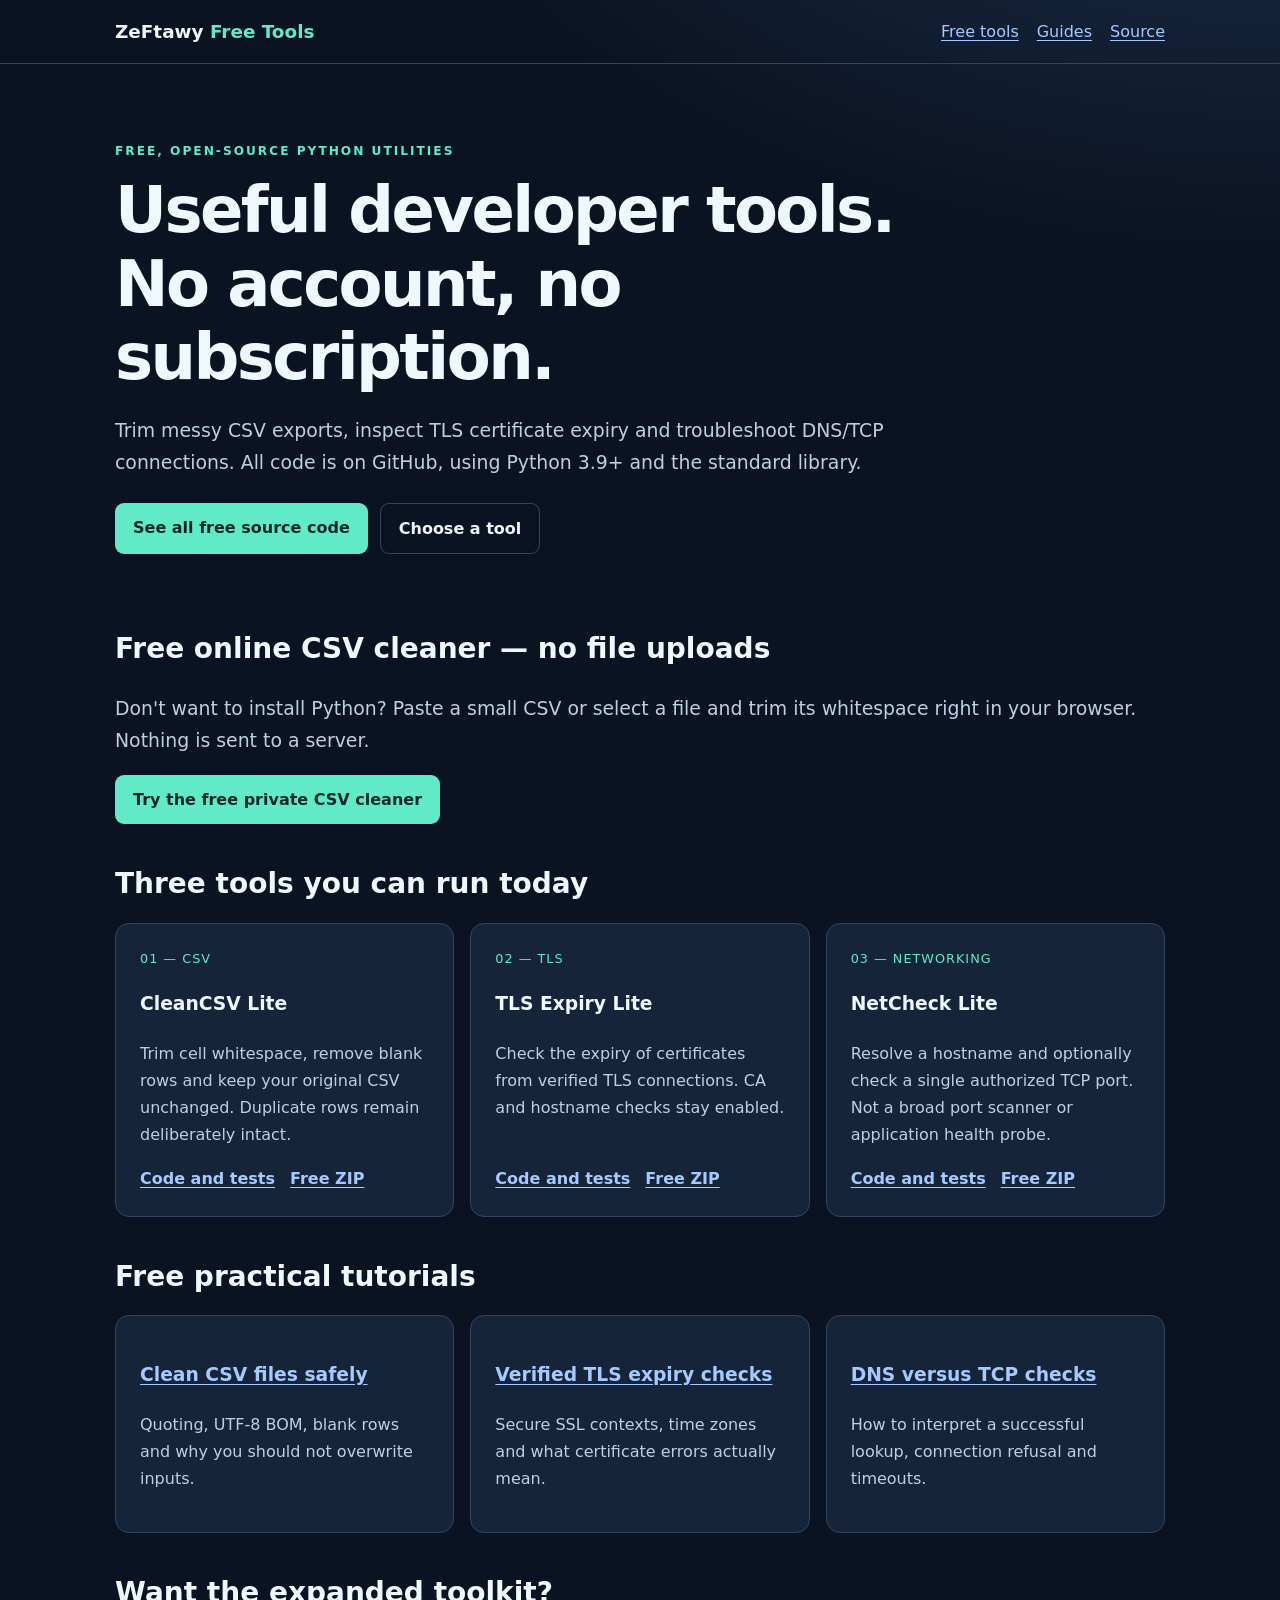
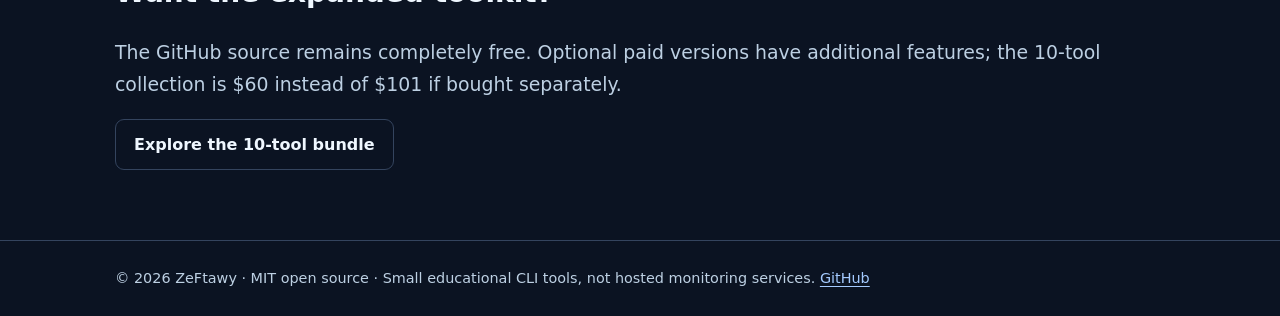
<file: docs/index.html>
<!doctype html><html lang="en"><head><meta charset="utf-8"><meta name="viewport" content="width=device-width,initial-scale=1"><title>Free Python Tools — CSV Cleaner, TLS Expiry Checker, DNS TCP Diagnostics</title><meta name="description" content="Three fully free open-source Python command-line tools. CSV cleanup, verified TLS expiry and DNS/TCP diagnostics, no registration required."><meta name="robots" content="index,follow"><link rel="canonical" href="https://karimzeftawy.github.io/zeftawy-free-tools/"><link rel="stylesheet" href="styles.css"><meta property="og:title" content="Free Python Tools — CSV Cleaner, TLS Expiry Checker, DNS TCP Diagnostics"><meta property="og:description" content="Three fully free open-source Python command-line tools. CSV cleanup, verified TLS expiry and DNS/TCP diagnostics, no registration required."></head><body><header class="top"><div class="wrap"><a href="./" class="brand">ZeFtawy <span>Free Tools</span></a><nav><a href="./#tools">Free tools</a><a href="./#guides">Guides</a><a href="https://github.com/karimzeftawy/zeftawy-free-tools">Source</a></nav></div></header><main class="wrap">
<div class="hero"><p class="eyebrow">Free, open-source Python utilities</p><h1>Useful developer tools. No account, no subscription.</h1><p class="lead">Trim messy CSV exports, inspect TLS certificate expiry and troubleshoot DNS/TCP connections. All code is on GitHub, using Python 3.9+ and the standard library.</p><div class="buttons"><a class="button" href="https://github.com/karimzeftawy/zeftawy-free-tools">See all free source code</a><a class="button alt" href="#tools">Choose a tool</a></div></div>
<section id="online-tool"><h2>Free online CSV cleaner — no file uploads</h2><p class="lead">Don't want to install Python? Paste a small CSV or select a file and trim its whitespace right in your browser. Nothing is sent to a server.</p><p><a class="button" href="csv-cleaner.html">Try the free private CSV cleaner</a></p></section>
<section id="tools"><h2>Three tools you can run today</h2><div class="cards">
<div class="card"><div class="label">01 — CSV</div><h3>CleanCSV Lite</h3><p>Trim cell whitespace, remove blank rows and keep your original CSV unchanged. Duplicate rows remain deliberately intact.</p><div class="links"><a href="https://github.com/karimzeftawy/zeftawy-free-tools/tree/main/cleancsv-lite">Code and tests</a><a href="https://zeftawy.gumroad.com/l/rwsbgq?utm_source=github_pages&amp;utm_medium=landing&amp;utm_campaign=free_tools">Free ZIP</a></div></div>
<div class="card"><div class="label">02 — TLS</div><h3>TLS Expiry Lite</h3><p>Check the expiry of certificates from verified TLS connections. CA and hostname checks stay enabled.</p><div class="links"><a href="https://github.com/karimzeftawy/zeftawy-free-tools/tree/main/tls-expiry-lite">Code and tests</a><a href="https://zeftawy.gumroad.com/l/vuiwlv?utm_source=github_pages&amp;utm_medium=landing&amp;utm_campaign=free_tools">Free ZIP</a></div></div>
<div class="card"><div class="label">03 — Networking</div><h3>NetCheck Lite</h3><p>Resolve a hostname and optionally check a single authorized TCP port. Not a broad port scanner or application health probe.</p><div class="links"><a href="https://github.com/karimzeftawy/zeftawy-free-tools/tree/main/netcheck-lite">Code and tests</a><a href="https://zeftawy.gumroad.com/l/tkdxcl?utm_source=github_pages&amp;utm_medium=landing&amp;utm_campaign=free_tools">Free ZIP</a></div></div>
</div></section>
<section id="guides"><h2>Free practical tutorials</h2><div class="cards">
<div class="card"><h3><a href="csv-cleaning.html">Clean CSV files safely</a></h3><p>Quoting, UTF-8 BOM, blank rows and why you should not overwrite inputs.</p></div>
<div class="card"><h3><a href="tls-expiry.html">Verified TLS expiry checks</a></h3><p>Secure SSL contexts, time zones and what certificate errors actually mean.</p></div>
<div class="card"><h3><a href="network-checks.html">DNS versus TCP checks</a></h3><p>How to interpret a successful lookup, connection refusal and timeouts.</p></div>
</div></section>
<section><h2>Want the expanded toolkit?</h2><p class="lead">The GitHub source remains completely free. Optional paid versions have additional features; the 10-tool collection is $60 instead of $101 if bought separately.</p><a class="button alt" href="https://zeftawy.gumroad.com/l/npjmye?utm_source=github_pages&amp;utm_medium=landing&amp;utm_campaign=toolkit">Explore the 10-tool bundle</a></section></main><footer><div class="wrap">© 2026 ZeFtawy · MIT open source · Small educational CLI tools, not hosted monitoring services. <a href="https://github.com/karimzeftawy/zeftawy-free-tools">GitHub</a></div></footer></body></html>
</file>
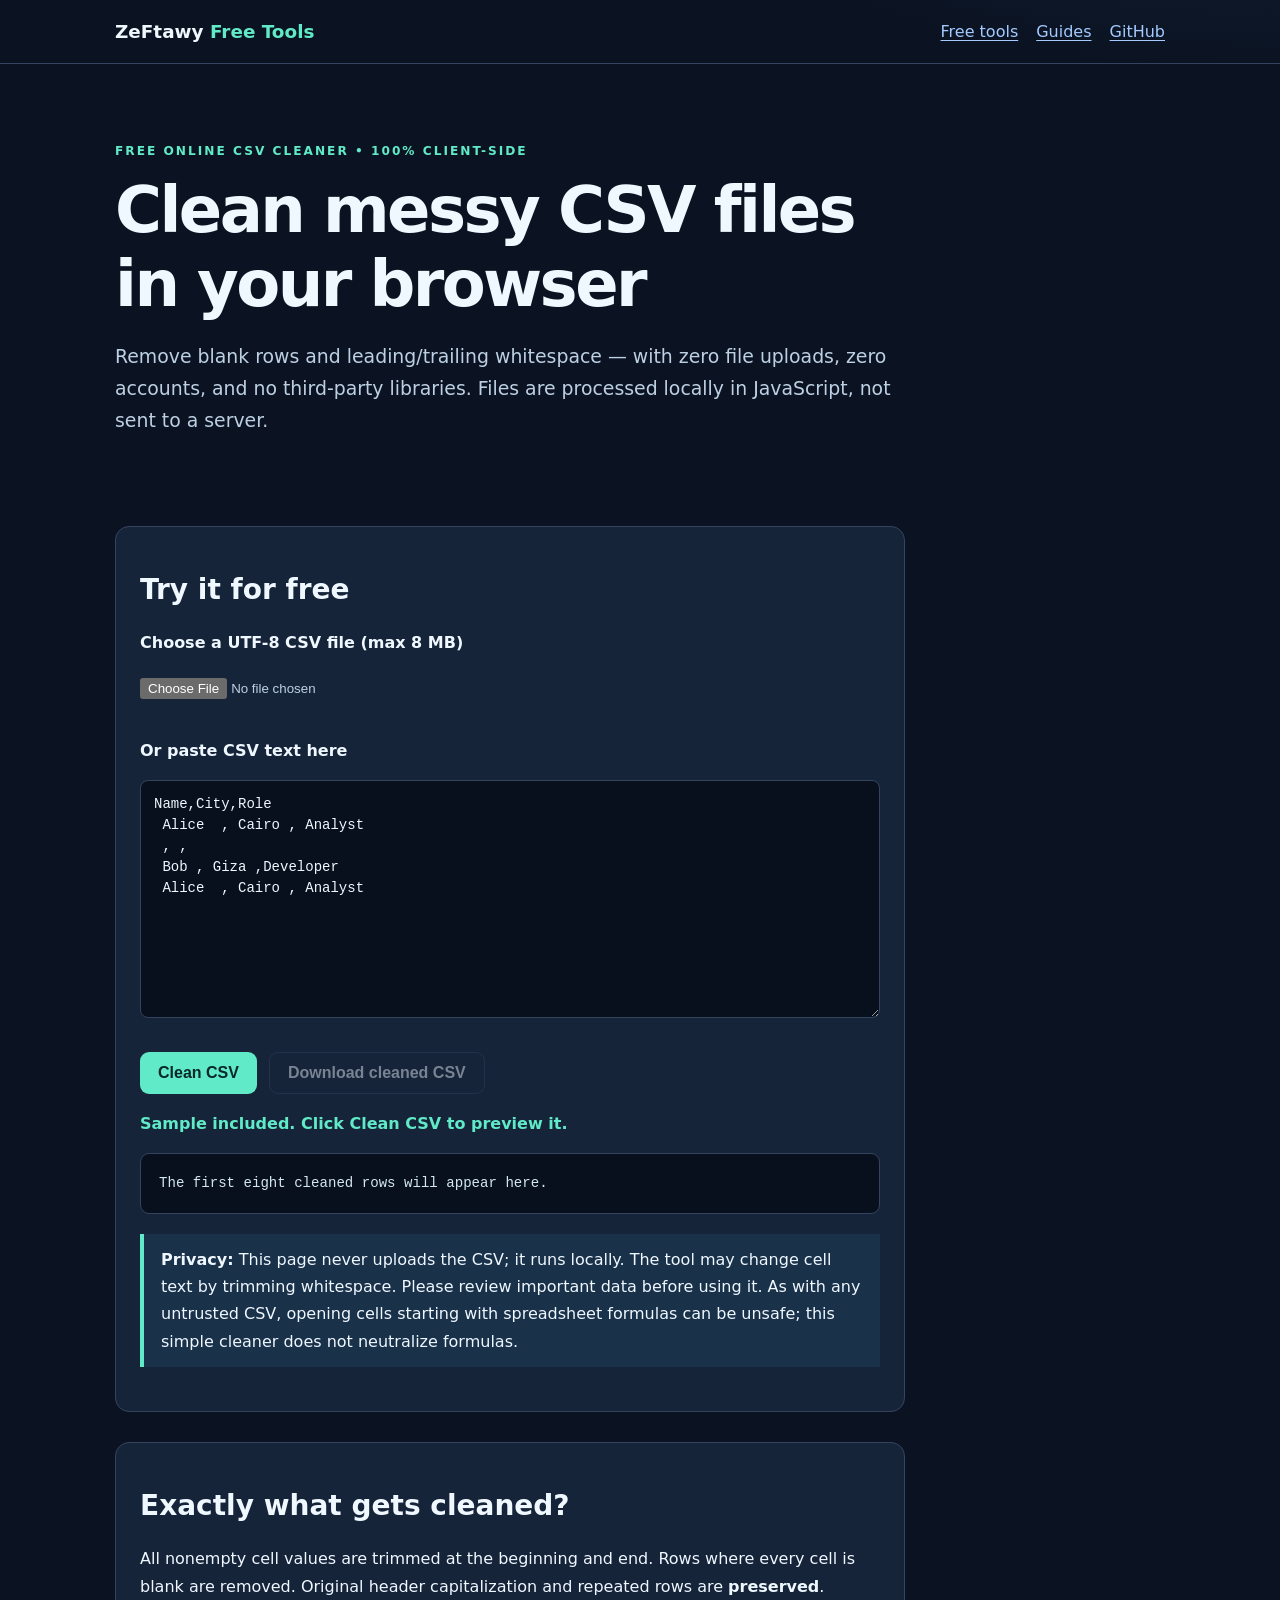
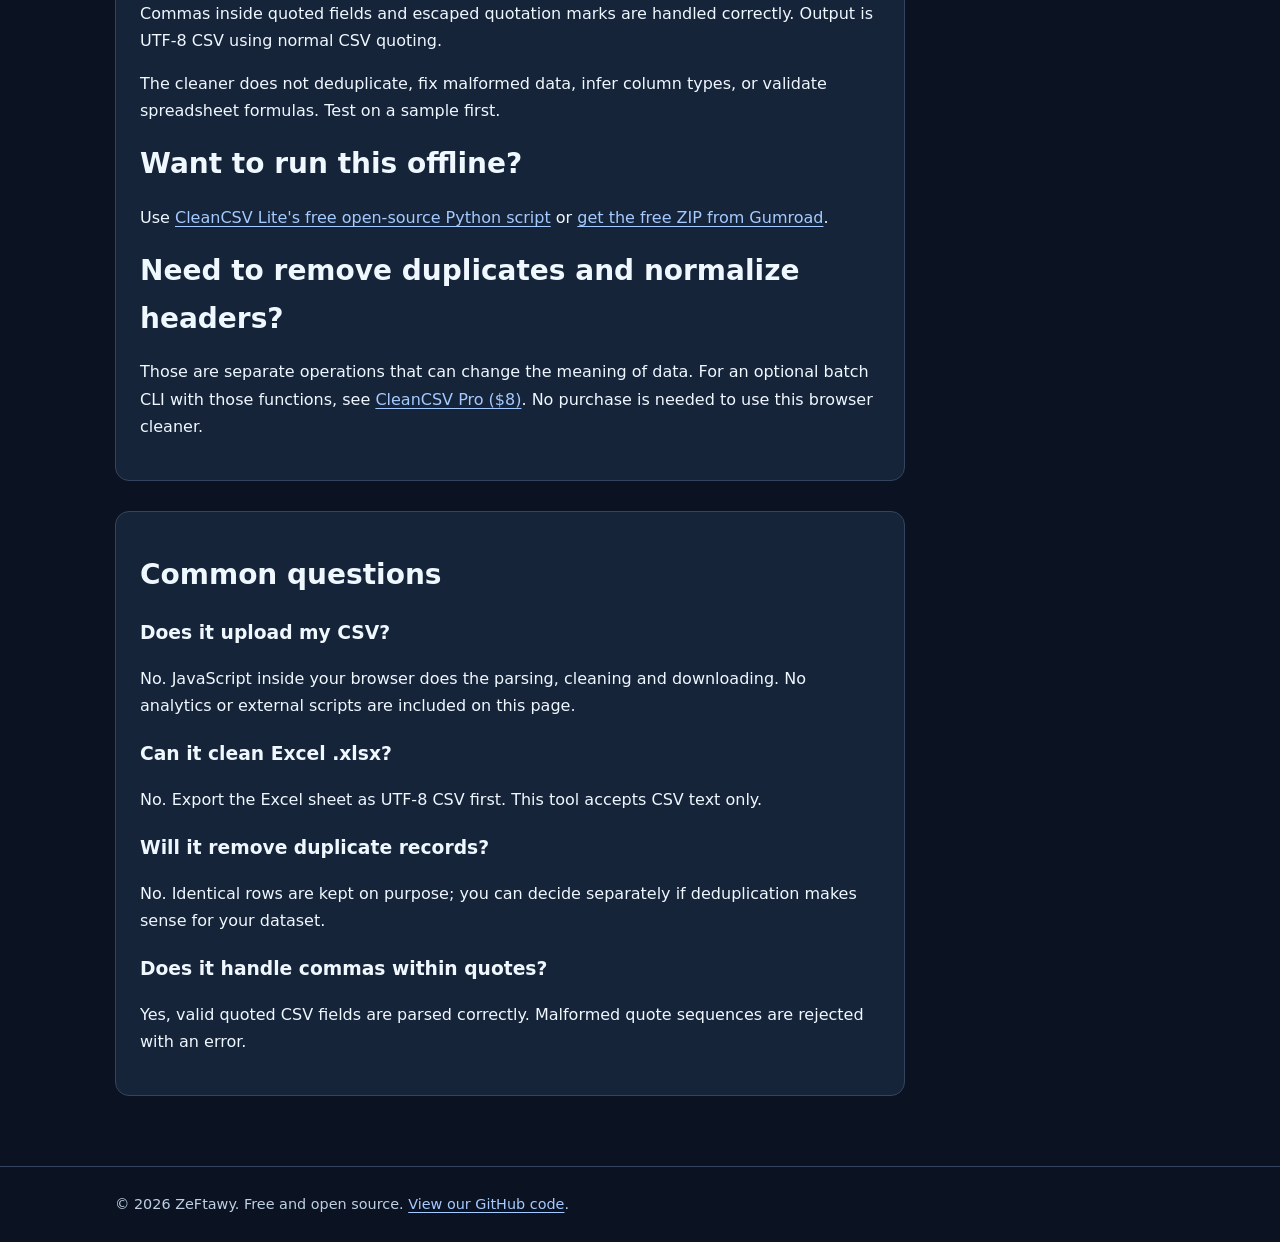
<file: docs/csv-cleaner.html>
<!doctype html><html lang="en"><head><meta charset="utf-8"><meta name="viewport" content="width=device-width,initial-scale=1"><title>Free Online CSV Cleaner — Trim Spaces & Remove Empty Rows Privately | ZeFtawy</title><meta name="description" content="Clean messy CSV online, entirely in your browser. Trim cell whitespace and remove empty rows without uploading files or creating an account. Free tool."><meta name="robots" content="index,follow"><link rel="canonical" href="https://karimzeftawy.github.io/zeftawy-free-tools/csv-cleaner.html"><meta property="og:title" content="Free Private CSV Cleaner — No Upload"><meta property="og:description" content="Trim CSV whitespace and remove empty rows right in your browser. Open source and free."><link rel="stylesheet" href="styles.css"><meta http-equiv="Content-Security-Policy" content="default-src 'self'; script-src 'self'; style-src 'self'; connect-src 'none'; object-src 'none'; base-uri 'self'; form-action 'none'"></head>
<body><header class="top"><div class="wrap"><a class="brand" href="./">ZeFtawy <span>Free Tools</span></a><nav><a href="./#tools">Free tools</a><a href="./#guides">Guides</a><a href="https://github.com/karimzeftawy/zeftawy-free-tools">GitHub</a></nav></div></header><main class="wrap">
<div class="hero"><p class="eyebrow">Free online CSV cleaner • 100% client-side</p><h1>Clean messy CSV files in your browser</h1><p class="lead">Remove blank rows and leading/trailing whitespace — with zero file uploads, zero accounts, and no third-party libraries. Files are processed locally in JavaScript, not sent to a server.</p></div>
<section class="article" aria-labelledby="cleaner-heading"><h2 id="cleaner-heading">Try it for free</h2><label for="csv-file">Choose a UTF-8 CSV file (max 8 MB)</label><br><input type="file" id="csv-file" accept=".csv,text/csv,text/plain">
<p><label for="csv-text">Or paste CSV text here</label></p><textarea id="csv-text" rows="10" spellcheck="false" aria-describedby="csv-status">Name,City,Role
 Alice  , Cairo , Analyst
 , ,
 Bob , Giza ,Developer
 Alice  , Cairo , Analyst
</textarea><div class="buttons"><button id="csv-run" type="button" class="button">Clean CSV</button><button id="csv-download" type="button" class="button alt" disabled>Download cleaned CSV</button></div><p id="csv-status" aria-live="polite" role="status">Sample included. Click Clean CSV to preview it.</p><pre id="csv-preview" aria-label="Cleaned CSV preview">The first eight cleaned rows will appear here.</pre><div class="note"><strong>Privacy:</strong> This page never uploads the CSV; it runs locally. The tool may change cell text by trimming whitespace. Please review important data before using it. As with any untrusted CSV, opening cells starting with spreadsheet formulas can be unsafe; this simple cleaner does not neutralize formulas.</div></section>
<section class="article"><h2>Exactly what gets cleaned?</h2><p>All nonempty cell values are trimmed at the beginning and end. Rows where every cell is blank are removed. Original header capitalization and repeated rows are <strong>preserved</strong>. Commas inside quoted fields and escaped quotation marks are handled correctly. Output is UTF-8 CSV using normal CSV quoting.</p><p>The cleaner does not deduplicate, fix malformed data, infer column types, or validate spreadsheet formulas. Test on a sample first.</p><h2>Want to run this offline?</h2><p>Use <a href="https://github.com/karimzeftawy/zeftawy-free-tools/tree/main/cleancsv-lite">CleanCSV Lite's free open-source Python script</a> or <a href="https://zeftawy.gumroad.com/l/rwsbgq?utm_source=github_pages&amp;utm_medium=csv_browser_tool&amp;utm_campaign=free_tool">get the free ZIP from Gumroad</a>.</p><h2>Need to remove duplicates and normalize headers?</h2><p>Those are separate operations that can change the meaning of data. For an optional batch CLI with those functions, see <a href="https://zeftawy.gumroad.com/l/jnqegk?utm_source=github_pages&amp;utm_medium=csv_browser_tool&amp;utm_campaign=upgrade">CleanCSV Pro ($8)</a>. No purchase is needed to use this browser cleaner.</p></section>
<section class="article"><h2>Common questions</h2><h3>Does it upload my CSV?</h3><p>No. JavaScript inside your browser does the parsing, cleaning and downloading. No analytics or external scripts are included on this page.</p><h3>Can it clean Excel .xlsx?</h3><p>No. Export the Excel sheet as UTF-8 CSV first. This tool accepts CSV text only.</p><h3>Will it remove duplicate records?</h3><p>No. Identical rows are kept on purpose; you can decide separately if deduplication makes sense for your dataset.</p><h3>Does it handle commas within quotes?</h3><p>Yes, valid quoted CSV fields are parsed correctly. Malformed quote sequences are rejected with an error.</p></section>
</main><footer><div class="wrap">© 2026 ZeFtawy. Free and open source. <a href="https://github.com/karimzeftawy/zeftawy-free-tools">View our GitHub code</a>.</div></footer><script src="csv-cleaner.js" defer></script></body></html>
</file>
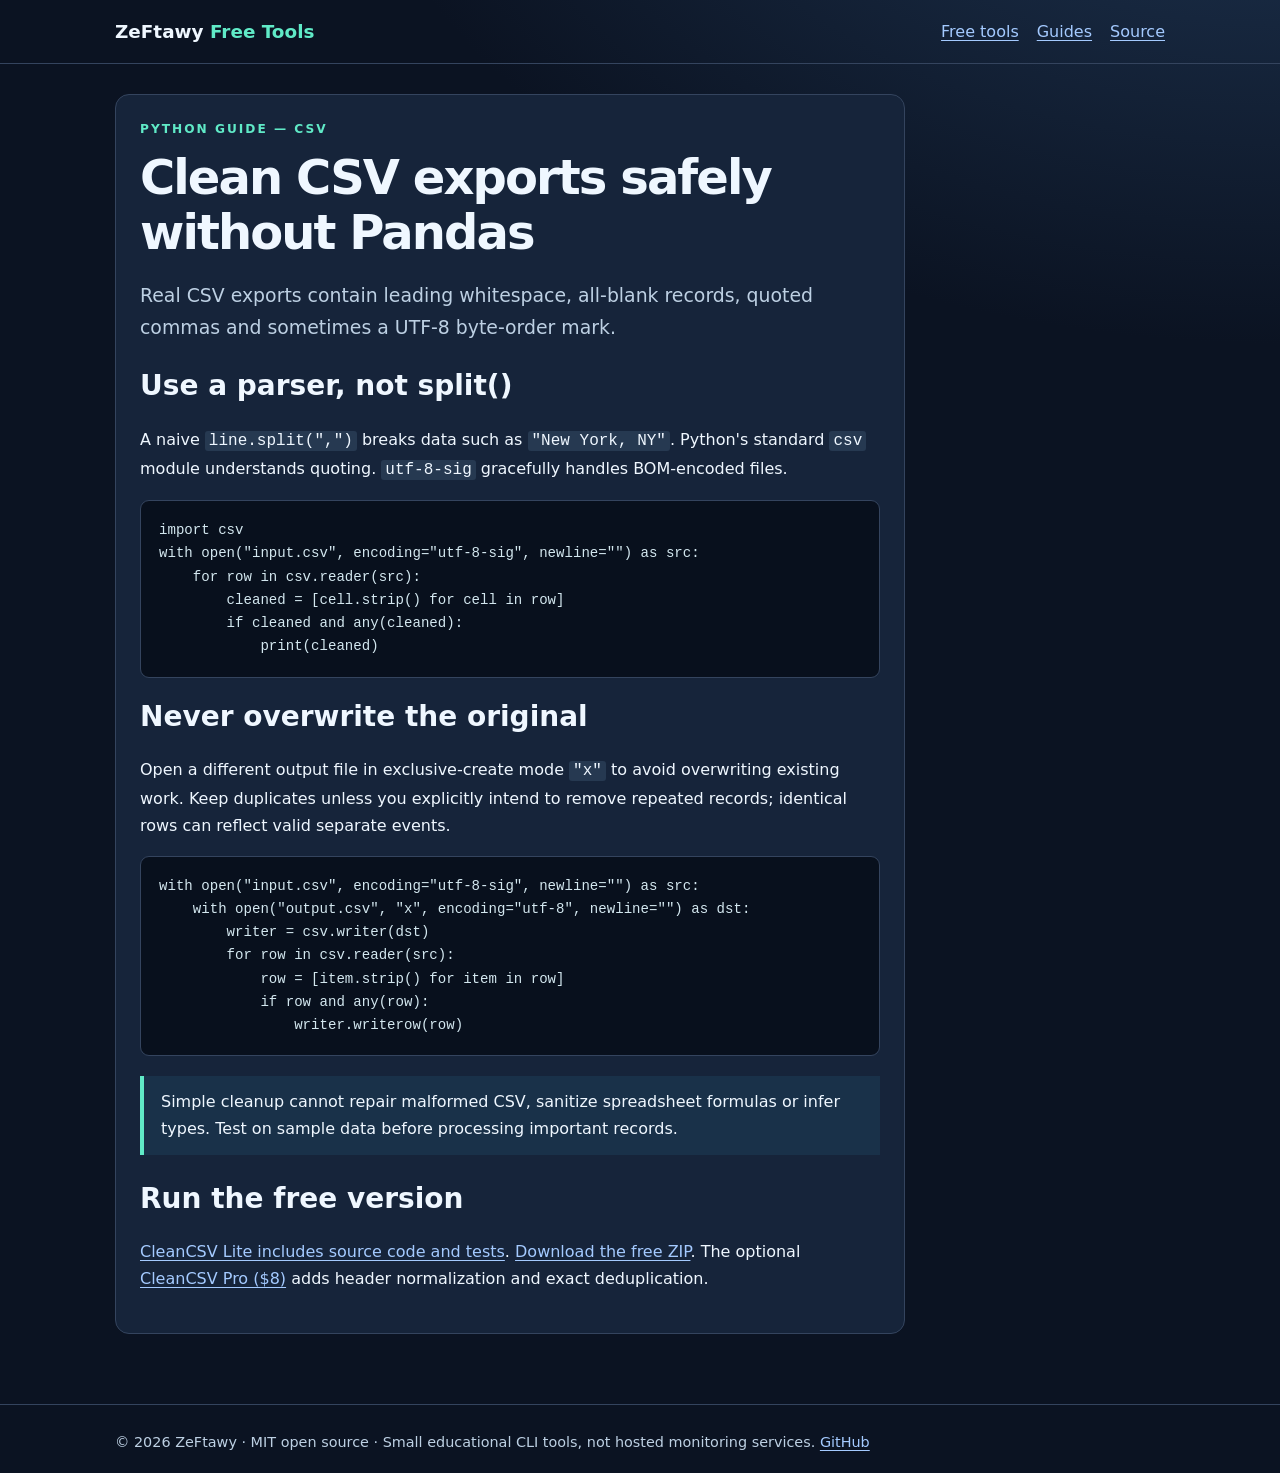
<file: docs/csv-cleaning.html>
<!doctype html><html lang="en"><head><meta charset="utf-8"><meta name="viewport" content="width=device-width,initial-scale=1"><title>Clean Messy CSV Files with Python: UTF-8 BOM and Blank Rows</title><meta name="description" content="Python CSV tutorial: safely trim whitespace, handle UTF-8 BOM, preserve duplicates and write separate clean files."><meta name="robots" content="index,follow"><link rel="canonical" href="https://karimzeftawy.github.io/zeftawy-free-tools/csv-cleaning.html"><link rel="stylesheet" href="styles.css"><meta property="og:title" content="Clean Messy CSV Files with Python: UTF-8 BOM and Blank Rows"><meta property="og:description" content="Python CSV tutorial: safely trim whitespace, handle UTF-8 BOM, preserve duplicates and write separate clean files."></head><body><header class="top"><div class="wrap"><a href="./" class="brand">ZeFtawy <span>Free Tools</span></a><nav><a href="./#tools">Free tools</a><a href="./#guides">Guides</a><a href="https://github.com/karimzeftawy/zeftawy-free-tools">Source</a></nav></div></header><main class="wrap">
<article class="article"><div class="eyebrow">Python guide — CSV</div><h1>Clean CSV exports safely without Pandas</h1><p class="lead">Real CSV exports contain leading whitespace, all-blank records, quoted commas and sometimes a UTF-8 byte-order mark.</p>
<h2>Use a parser, not split()</h2><p>A naive <code>line.split(",")</code> breaks data such as <code>"New York, NY"</code>. Python's standard <code>csv</code> module understands quoting. <code>utf-8-sig</code> gracefully handles BOM-encoded files.</p>
<pre><code>import csv
with open("input.csv", encoding="utf-8-sig", newline="") as src:
    for row in csv.reader(src):
        cleaned = [cell.strip() for cell in row]
        if cleaned and any(cleaned):
            print(cleaned)</code></pre>
<h2>Never overwrite the original</h2><p>Open a different output file in exclusive-create mode <code>"x"</code> to avoid overwriting existing work. Keep duplicates unless you explicitly intend to remove repeated records; identical rows can reflect valid separate events.</p>
<pre><code>with open("input.csv", encoding="utf-8-sig", newline="") as src:
    with open("output.csv", "x", encoding="utf-8", newline="") as dst:
        writer = csv.writer(dst)
        for row in csv.reader(src):
            row = [item.strip() for item in row]
            if row and any(row):
                writer.writerow(row)</code></pre>
<div class="note">Simple cleanup cannot repair malformed CSV, sanitize spreadsheet formulas or infer types. Test on sample data before processing important records.</div>
<h2>Run the free version</h2><p><a href="https://github.com/karimzeftawy/zeftawy-free-tools/tree/main/cleancsv-lite">CleanCSV Lite includes source code and tests</a>. <a href="https://zeftawy.gumroad.com/l/rwsbgq?utm_source=github_pages&amp;utm_medium=csv_guide&amp;utm_campaign=free_tools">Download the free ZIP</a>. The optional <a href="https://zeftawy.gumroad.com/l/jnqegk?utm_source=github_pages&amp;utm_medium=csv_guide&amp;utm_campaign=pro">CleanCSV Pro ($8)</a> adds header normalization and exact deduplication.</p></article></main><footer><div class="wrap">© 2026 ZeFtawy · MIT open source · Small educational CLI tools, not hosted monitoring services. <a href="https://github.com/karimzeftawy/zeftawy-free-tools">GitHub</a></div></footer></body></html>
</file>
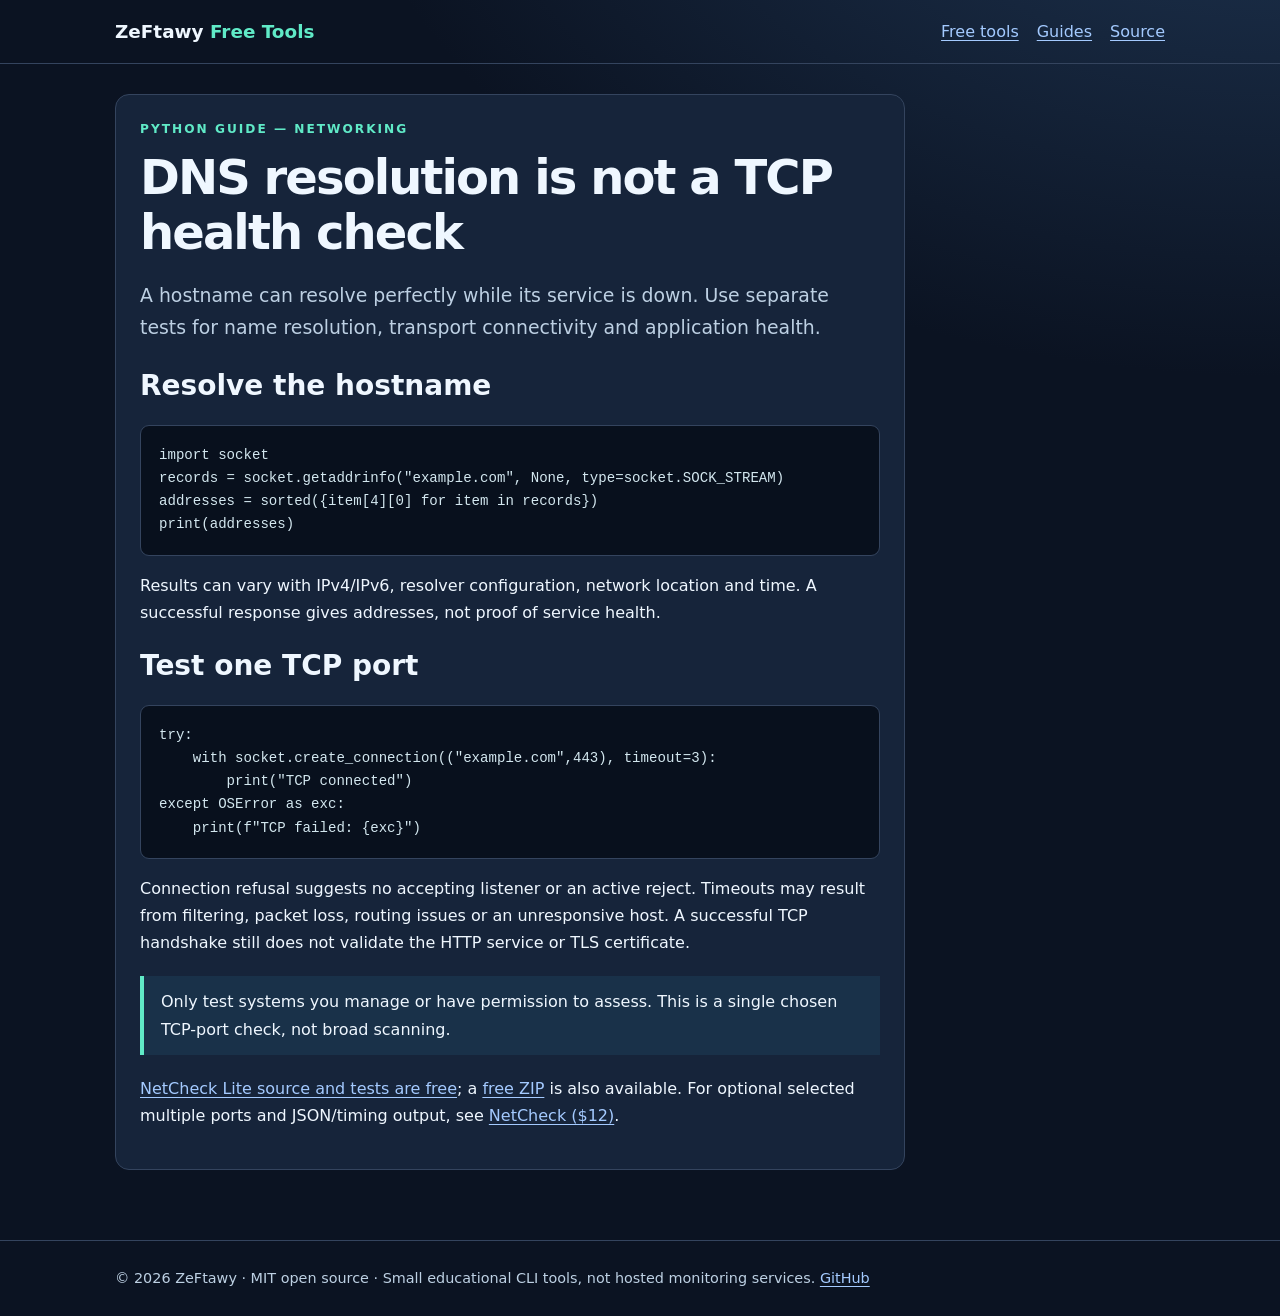
<file: docs/network-checks.html>
<!doctype html><html lang="en"><head><meta charset="utf-8"><meta name="viewport" content="width=device-width,initial-scale=1"><title>Python DNS Lookup and TCP Connection Troubleshooting Examples</title><meta name="description" content="Discover why DNS lookups do not guarantee service availability, and learn safe Python DNS and single-port TCP examples."><meta name="robots" content="index,follow"><link rel="canonical" href="https://karimzeftawy.github.io/zeftawy-free-tools/network-checks.html"><link rel="stylesheet" href="styles.css"><meta property="og:title" content="Python DNS Lookup and TCP Connection Troubleshooting Examples"><meta property="og:description" content="Discover why DNS lookups do not guarantee service availability, and learn safe Python DNS and single-port TCP examples."></head><body><header class="top"><div class="wrap"><a href="./" class="brand">ZeFtawy <span>Free Tools</span></a><nav><a href="./#tools">Free tools</a><a href="./#guides">Guides</a><a href="https://github.com/karimzeftawy/zeftawy-free-tools">Source</a></nav></div></header><main class="wrap">
<article class="article"><div class="eyebrow">Python guide — Networking</div><h1>DNS resolution is not a TCP health check</h1><p class="lead">A hostname can resolve perfectly while its service is down. Use separate tests for name resolution, transport connectivity and application health.</p>
<h2>Resolve the hostname</h2><pre><code>import socket
records = socket.getaddrinfo("example.com", None, type=socket.SOCK_STREAM)
addresses = sorted({item[4][0] for item in records})
print(addresses)</code></pre>
<p>Results can vary with IPv4/IPv6, resolver configuration, network location and time. A successful response gives addresses, not proof of service health.</p>
<h2>Test one TCP port</h2><pre><code>try:
    with socket.create_connection(("example.com",443), timeout=3):
        print("TCP connected")
except OSError as exc:
    print(f"TCP failed: {exc}")</code></pre>
<p>Connection refusal suggests no accepting listener or an active reject. Timeouts may result from filtering, packet loss, routing issues or an unresponsive host. A successful TCP handshake still does not validate the HTTP service or TLS certificate.</p>
<div class="note">Only test systems you manage or have permission to assess. This is a single chosen TCP-port check, not broad scanning.</div>
<p><a href="https://github.com/karimzeftawy/zeftawy-free-tools/tree/main/netcheck-lite">NetCheck Lite source and tests are free</a>; a <a href="https://zeftawy.gumroad.com/l/tkdxcl?utm_source=github_pages&amp;utm_medium=dns_guide&amp;utm_campaign=free_tools">free ZIP</a> is also available. For optional selected multiple ports and JSON/timing output, see <a href="https://zeftawy.gumroad.com/l/idlle?utm_source=github_pages&amp;utm_medium=dns_guide&amp;utm_campaign=pro">NetCheck ($12)</a>.</p></article></main><footer><div class="wrap">© 2026 ZeFtawy · MIT open source · Small educational CLI tools, not hosted monitoring services. <a href="https://github.com/karimzeftawy/zeftawy-free-tools">GitHub</a></div></footer></body></html>
</file>
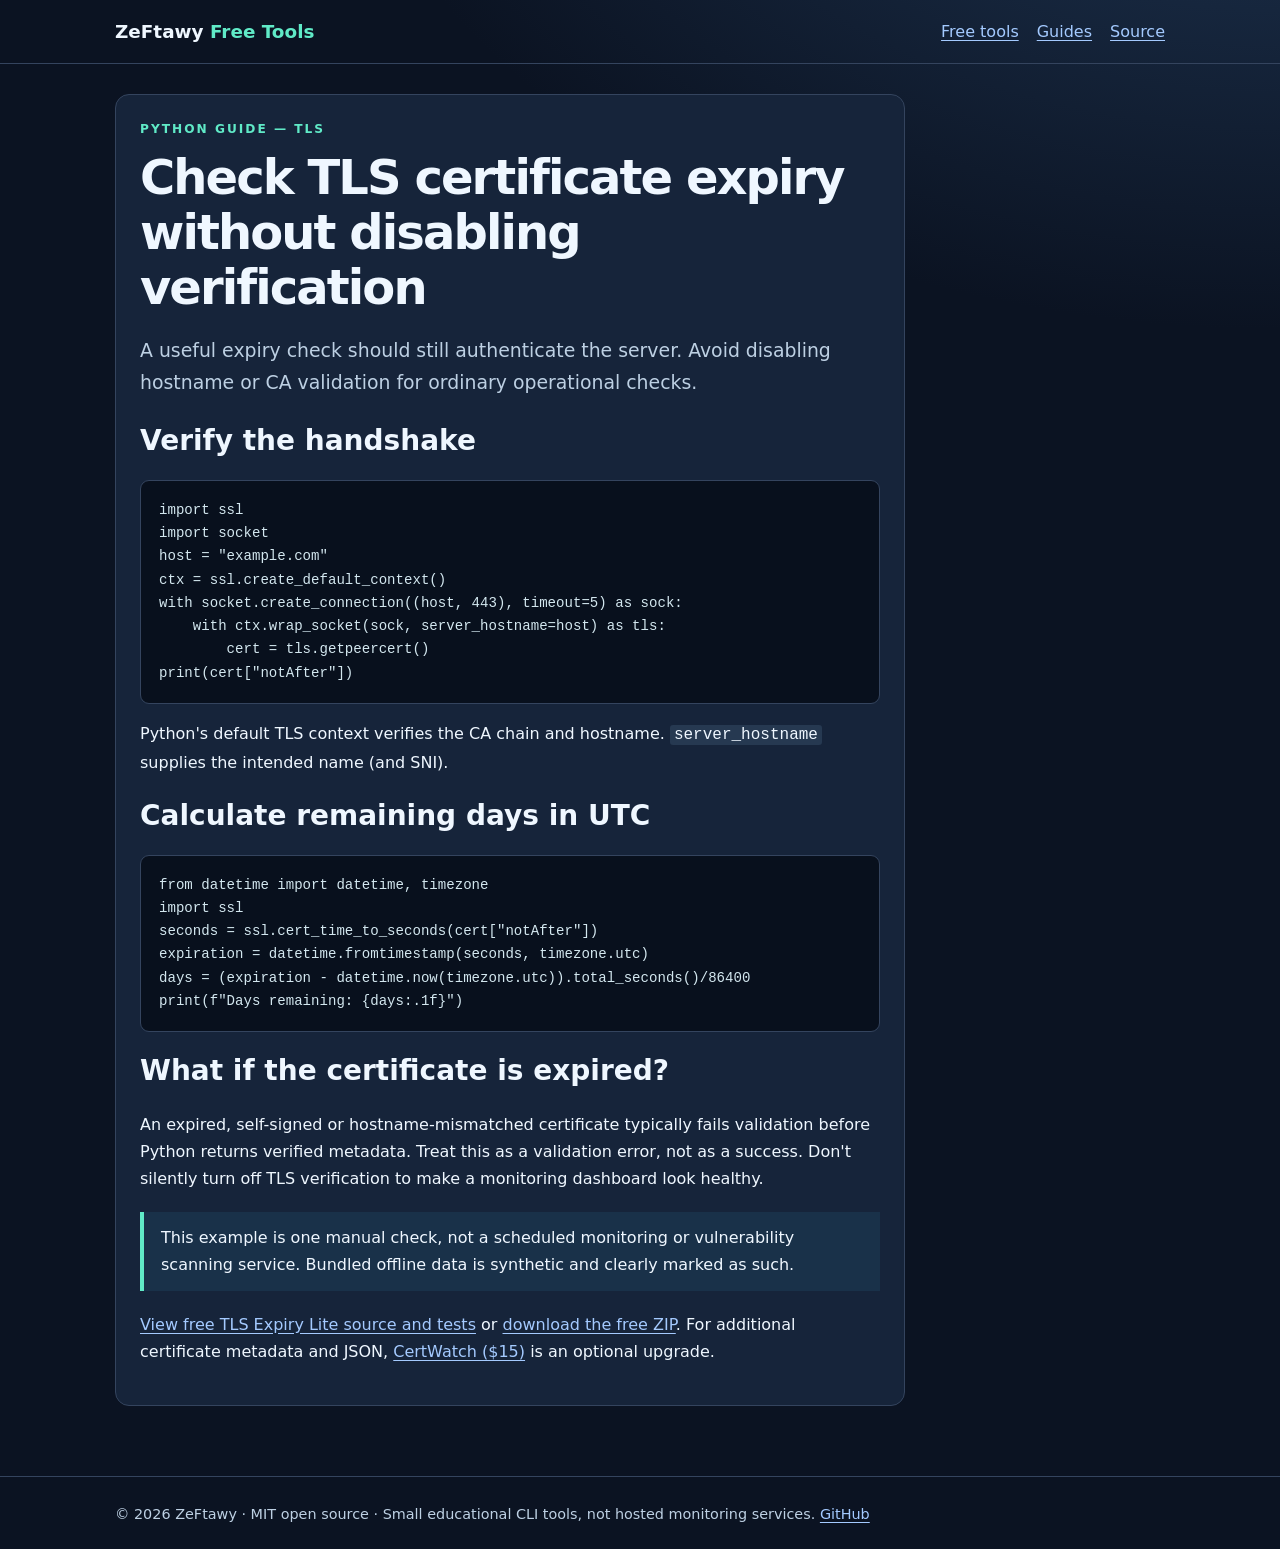
<file: docs/tls-expiry.html>
<!doctype html><html lang="en"><head><meta charset="utf-8"><meta name="viewport" content="width=device-width,initial-scale=1"><title>How to Check Verified TLS Certificate Expiry in Python</title><meta name="description" content="Learn a safe Python ssl.create_default_context example for certificate expiry, with hostname verification and failure handling."><meta name="robots" content="index,follow"><link rel="canonical" href="https://karimzeftawy.github.io/zeftawy-free-tools/tls-expiry.html"><link rel="stylesheet" href="styles.css"><meta property="og:title" content="How to Check Verified TLS Certificate Expiry in Python"><meta property="og:description" content="Learn a safe Python ssl.create_default_context example for certificate expiry, with hostname verification and failure handling."></head><body><header class="top"><div class="wrap"><a href="./" class="brand">ZeFtawy <span>Free Tools</span></a><nav><a href="./#tools">Free tools</a><a href="./#guides">Guides</a><a href="https://github.com/karimzeftawy/zeftawy-free-tools">Source</a></nav></div></header><main class="wrap">
<article class="article"><div class="eyebrow">Python guide — TLS</div><h1>Check TLS certificate expiry without disabling verification</h1><p class="lead">A useful expiry check should still authenticate the server. Avoid disabling hostname or CA validation for ordinary operational checks.</p>
<h2>Verify the handshake</h2><pre><code>import ssl
import socket
host = "example.com"
ctx = ssl.create_default_context()
with socket.create_connection((host, 443), timeout=5) as sock:
    with ctx.wrap_socket(sock, server_hostname=host) as tls:
        cert = tls.getpeercert()
print(cert["notAfter"])</code></pre>
<p>Python's default TLS context verifies the CA chain and hostname. <code>server_hostname</code> supplies the intended name (and SNI).</p>
<h2>Calculate remaining days in UTC</h2><pre><code>from datetime import datetime, timezone
import ssl
seconds = ssl.cert_time_to_seconds(cert["notAfter"])
expiration = datetime.fromtimestamp(seconds, timezone.utc)
days = (expiration - datetime.now(timezone.utc)).total_seconds()/86400
print(f"Days remaining: {days:.1f}")</code></pre>
<h2>What if the certificate is expired?</h2><p>An expired, self-signed or hostname-mismatched certificate typically fails validation before Python returns verified metadata. Treat this as a validation error, not as a success. Don't silently turn off TLS verification to make a monitoring dashboard look healthy.</p>
<div class="note">This example is one manual check, not a scheduled monitoring or vulnerability scanning service. Bundled offline data is synthetic and clearly marked as such.</div>
<p><a href="https://github.com/karimzeftawy/zeftawy-free-tools/tree/main/tls-expiry-lite">View free TLS Expiry Lite source and tests</a> or <a href="https://zeftawy.gumroad.com/l/vuiwlv?utm_source=github_pages&amp;utm_medium=tls_guide&amp;utm_campaign=free_tools">download the free ZIP</a>. For additional certificate metadata and JSON, <a href="https://zeftawy.gumroad.com/l/wjdwi?utm_source=github_pages&amp;utm_medium=tls_guide&amp;utm_campaign=pro">CertWatch ($15)</a> is an optional upgrade.</p></article></main><footer><div class="wrap">© 2026 ZeFtawy · MIT open source · Small educational CLI tools, not hosted monitoring services. <a href="https://github.com/karimzeftawy/zeftawy-free-tools">GitHub</a></div></footer></body></html>
</file>
<file: docs/styles.css>
:root{color-scheme:dark;--bg:#0b1322;--panel:#16243a;--text:#eff7ff;--muted:#bdd0e3;--edge:#34445e;--mint:#60eac7;--link:#a4caff}*{box-sizing:border-box}html{scroll-behavior:smooth}body{margin:0;background:radial-gradient(75vw 50vw at 100% -20%,#213958,transparent),var(--bg);color:var(--text);font:16px/1.7 system-ui,Arial,sans-serif}a{color:var(--link);text-underline-offset:3px}a:hover{color:var(--mint)}.wrap{max-width:1050px;width:92%;margin:auto}.top{border-bottom:1px solid var(--edge)}.top .wrap{display:flex;align-items:center;justify-content:space-between;flex-wrap:wrap;gap:15px;padding:16px 0}.brand{font-weight:850;font-size:1.15rem;color:var(--text);text-decoration:none}.brand span{color:var(--mint)}nav{display:flex;flex-wrap:wrap;gap:18px}main{padding:30px 0 70px}.hero{padding:35px 0;max-width:800px}.eyebrow{color:var(--mint);font-weight:800;text-transform:uppercase;letter-spacing:2px;font-size:.76rem}h1{font-size:clamp(2.4rem,5vw,4.3rem);line-height:1.15;letter-spacing:-.04em;margin:10px 0}h2{font-size:1.75rem;margin:15px 0}.lead{font-size:1.18rem;color:var(--muted)}.buttons{display:flex;gap:12px;flex-wrap:wrap;margin-top:25px}.button{display:inline-block;text-decoration:none;background:var(--mint);color:#09282a;border-radius:9px;padding:11px 18px;font-weight:800}.button.alt{background:transparent;color:var(--text);border:1px solid var(--edge)}.cards{display:grid;grid-template-columns:repeat(auto-fit,minmax(240px,1fr));gap:16px}.card,.article{background:var(--panel);border:1px solid var(--edge);border-radius:14px;padding:24px}.card{display:flex;flex-direction:column}.card p{color:var(--muted);flex:1}.links{display:flex;gap:15px;flex-wrap:wrap;font-weight:700}.label{color:var(--mint);text-transform:uppercase;font-size:.8rem;letter-spacing:1px}.article{max-width:790px}.article h1{font-size:clamp(2rem,4vw,3rem)}section{margin-top:36px}h3{margin-bottom:4px}pre{white-space:pre;overflow:auto;background:#08101d;padding:18px;border:1px solid var(--edge);border-radius:9px;color:#d3e7ef;font-size:.88rem;line-height:1.65}code{font-family:ui-monospace,Consolas,monospace}p code,li code{padding:1px 4px;background:#263951;border-radius:3px}.note{border-left:4px solid var(--mint);padding:12px 17px;background:#193149;margin:20px 0}.muted{color:var(--muted)}footer{border-top:1px solid var(--edge);color:var(--muted);padding:25px 0;font-size:.9rem}@media(prefers-reduced-motion:reduce){html{scroll-behavior:auto}}
#csv-text{width:100%;max-width:100%;min-height:180px;resize:vertical;padding:13px;background:#08101d;border:1px solid var(--edge);border-radius:8px;color:var(--text);font:14px/1.5 ui-monospace,Consolas,monospace}#csv-file{max-width:100%;margin:12px 0;padding:10px 0;color:var(--muted)}button.button{border:none;cursor:pointer;font-size:1rem}button.button.alt{border:1px solid var(--edge)}button:disabled{opacity:.45;cursor:not-allowed}#csv-status{font-weight:650;color:var(--mint)}#csv-preview{white-space:pre-wrap;overflow-wrap:anywhere;min-height:55px}label{font-weight:700}.article+.article{margin-top:30px}
</file>
